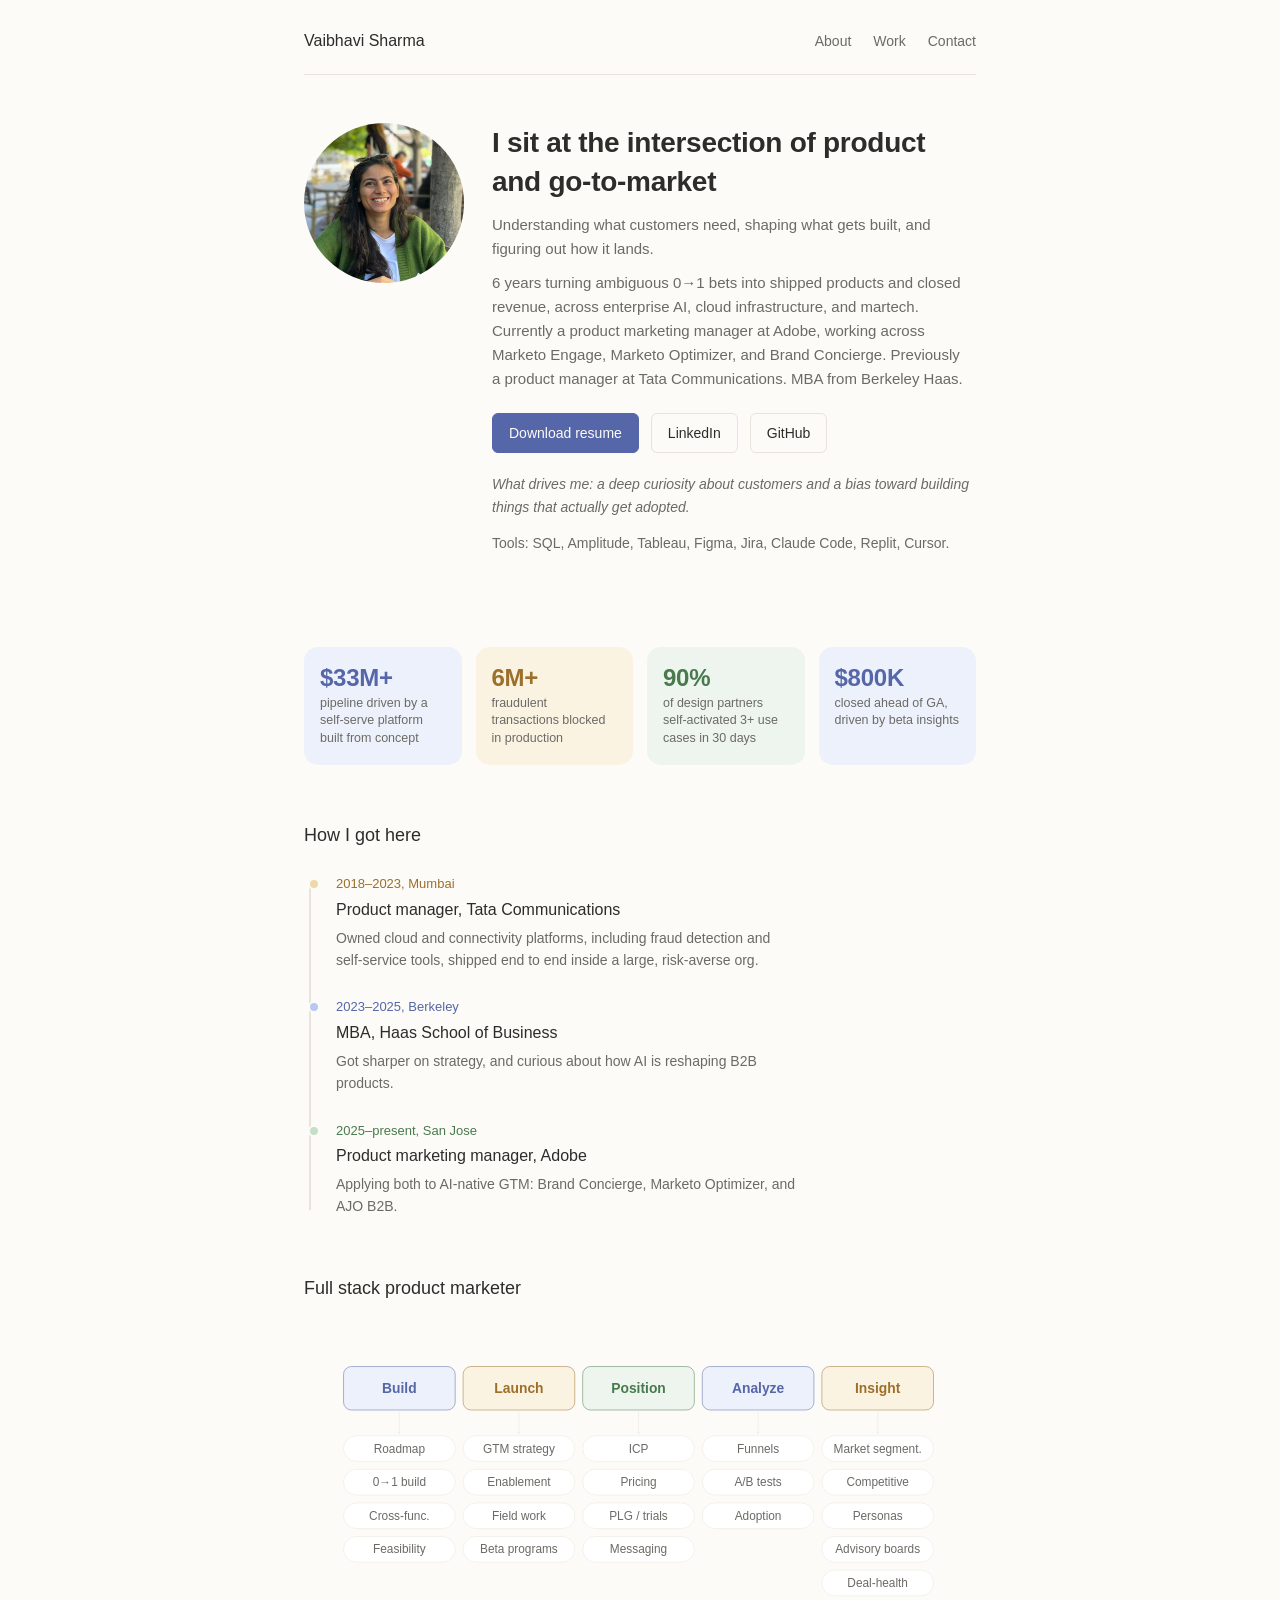
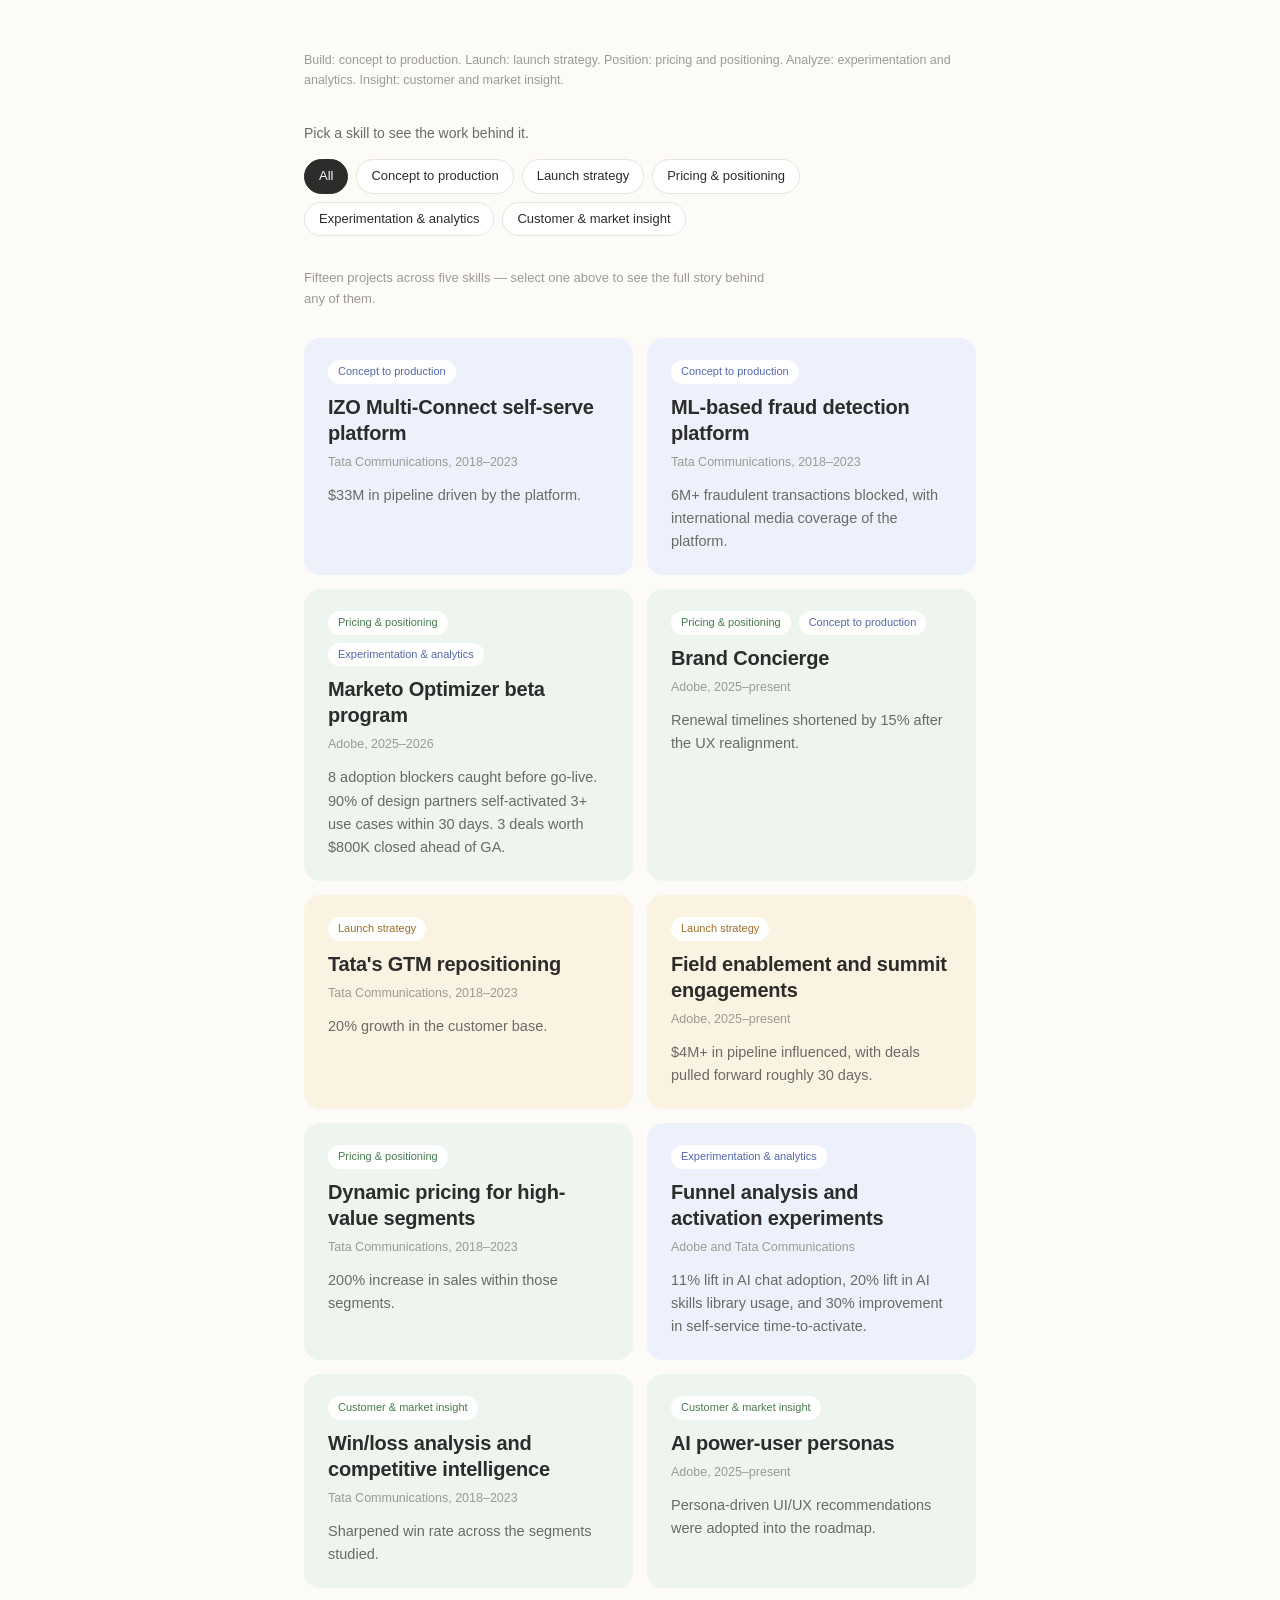
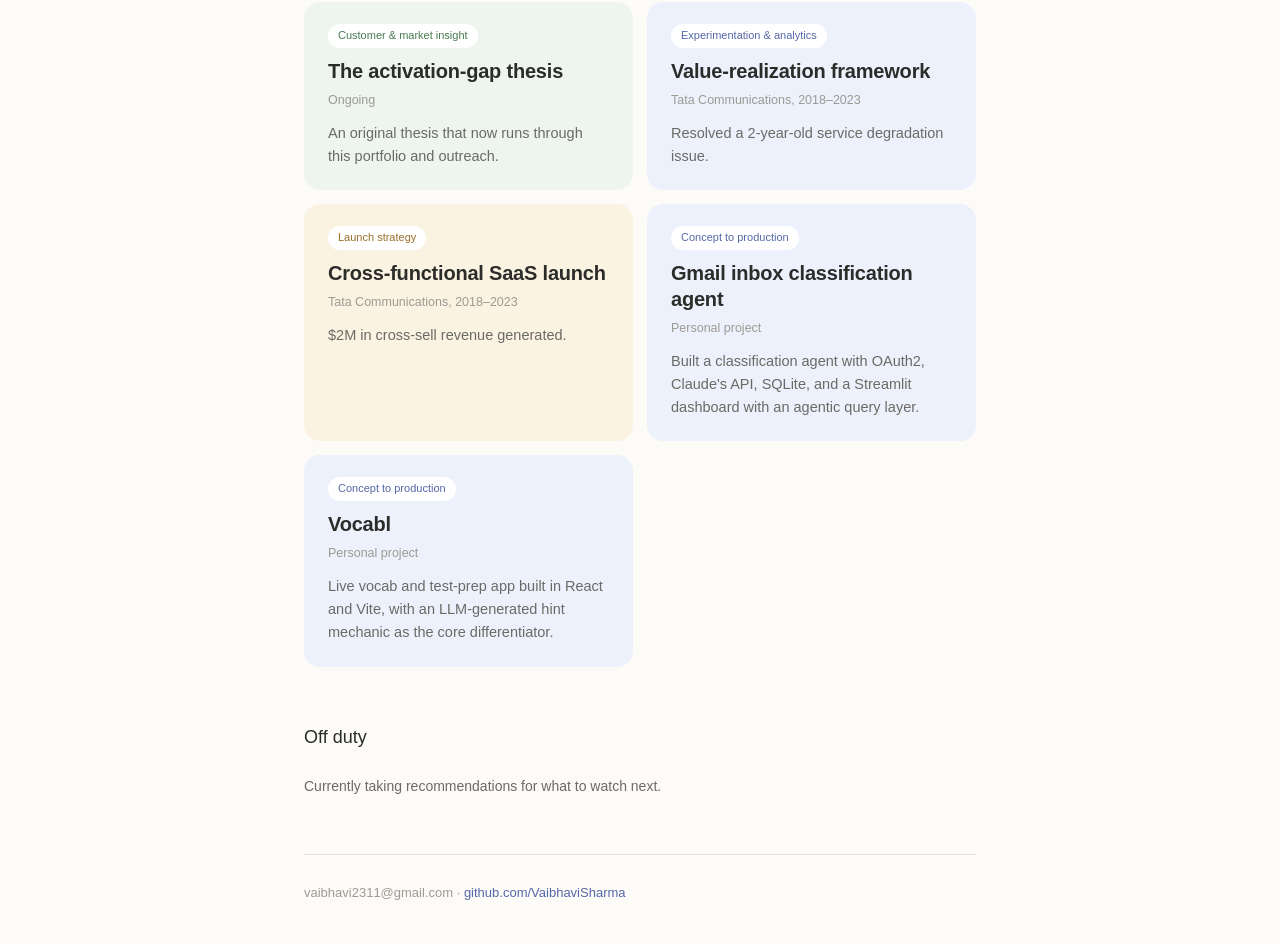
<file: index.html>
<!DOCTYPE html>
<html lang="en">
<head>
  <meta charset="UTF-8">
  <meta name="viewport" content="width=device-width, initial-scale=1.0">
  <title>Vaibhavi Sharma — Portfolio</title>
  <link rel="stylesheet" href="style.css">
</head>
<body>
<div class="wrap">

  <nav>
    <span class="name">Vaibhavi Sharma</span>
    <div class="links">
      <a href="#timeline">About</a>
      <a href="#work">Work</a>
      <a href="#contact">Contact</a>
    </div>
  </nav>

  <section class="hero">
    <div class="hero-top">
      <div class="avatar" style="width: 160px; height: 160px;">
        <img src="photo.jpg" alt="Vaibhavi Sharma" style="width:100%;height:100%;object-fit:cover;">
      </div>
      <div class="hero-text">
        <h1 style="margin: 0 0 12px;">I sit at the intersection of product and go-to-market</h1>
        <p class="sub">Understanding what customers need, shaping what gets built, and figuring out how it lands.</p>
        <p class="sub" style="margin-top: -12px;">6 years turning ambiguous 0→1 bets into shipped products and closed revenue, across enterprise AI, cloud infrastructure, and martech. Currently a product marketing manager at Adobe, working across Marketo Engage, Marketo Optimizer, and Brand Concierge. Previously a product manager at Tata Communications. MBA from Berkeley Haas.</p>
        <div class="actions">
          <a class="primary" href="resume.pdf" download="Sharma_Vaibhavi_PMM.pdf" id="resume-link">Download resume</a>
          <a href="https://www.linkedin.com/in/vaibhavi-sharma23/" target="_blank" rel="noopener">LinkedIn</a>
          <a href="https://github.com/VaibhaviSharma" target="_blank" rel="noopener">GitHub</a>
        </div>
        <p class="footer-note" style="margin-top: 20px; font-style: italic;">What drives me: a deep curiosity about customers and a bias toward building things that actually get adopted.</p>
        <p class="footer-note" style="margin-top: 10px;">Tools: SQL, Amplitude, Tableau, Figma, Jira, Claude Code, Replit, Cursor.</p>
      </div>
    </div>
  </section>

  <div class="impact-strip">
    <div class="impact-stat" style="background: var(--accent-blue-bg);">
      <p class="num" style="color: var(--accent-blue);">$33M+</p>
      <p class="label">pipeline driven by a self-serve platform built from concept</p>
    </div>
    <div class="impact-stat" style="background: var(--accent-gold-bg);">
      <p class="num" style="color: var(--accent-gold);">6M+</p>
      <p class="label">fraudulent transactions blocked in production</p>
    </div>
    <div class="impact-stat" style="background: var(--accent-green-bg);">
      <p class="num" style="color: var(--accent-green);">90%</p>
      <p class="label">of design partners self-activated 3+ use cases in 30 days</p>
    </div>
    <div class="impact-stat" style="background: var(--accent-blue-bg);">
      <p class="num" style="color: var(--accent-blue);">$800K</p>
      <p class="label">closed ahead of GA, driven by beta insights</p>
    </div>
  </div>

  <section id="timeline">
    <h2>How I got here</h2>
    <div class="timeline">
      <div class="track"></div>
      <div class="tl-item">
        <div class="dot" style="background: var(--accent-gold-light);"></div>
        <p class="period" style="color: var(--accent-gold);">2018–2023, Mumbai</p>
        <p class="role">Product manager, Tata Communications</p>
        <p class="desc">Owned cloud and connectivity platforms, including fraud detection and self-service tools, shipped end to end inside a large, risk-averse org.</p>
      </div>
      <div class="tl-item">
        <div class="dot" style="background: var(--accent-blue-light);"></div>
        <p class="period" style="color: var(--accent-blue);">2023–2025, Berkeley</p>
        <p class="role">MBA, Haas School of Business</p>
        <p class="desc">Got sharper on strategy, and curious about how AI is reshaping B2B products.</p>
      </div>
      <div class="tl-item">
        <div class="dot" style="background: var(--accent-green-light);"></div>
        <p class="period" style="color: var(--accent-green);">2025–present, San Jose</p>
        <p class="role">Product marketing manager, Adobe</p>
        <p class="desc">Applying both to AI-native GTM: Brand Concierge, Marketo Optimizer, and AJO B2B.</p>
      </div>
    </div>
  </section>

  <section id="work">
    <h2>Full stack product marketer</h2>
    <div style="margin-bottom: 2rem;">
      <svg viewBox="0 0 680 310" style="width: 100%; height: auto;" role="img" aria-label="Five skill pillars — build, launch, position, analyze, insight — each with capabilities stacked below it">
        <defs>
          <marker id="pillarArrow" viewBox="0 0 10 10" refX="8" refY="5" markerWidth="6" markerHeight="6" orient="auto-start-reverse">
            <path d="M2 1L8 5L2 9" fill="none" stroke="var(--border)" stroke-width="1.5" stroke-linecap="round" stroke-linejoin="round"/>
          </marker>
        </defs>
        <rect x="40" y="40" width="113" height="44" rx="8" fill="var(--accent-blue-bg)" stroke="var(--accent-blue)" stroke-width="0.5"/>
        <text x="96.5" y="62" text-anchor="middle" dominant-baseline="central" font-size="14" font-weight="700" fill="var(--accent-blue)">Build</text>
        <rect x="161" y="40" width="113" height="44" rx="8" fill="var(--accent-gold-bg)" stroke="var(--accent-gold)" stroke-width="0.5"/>
        <text x="217.5" y="62" text-anchor="middle" dominant-baseline="central" font-size="14" font-weight="700" fill="var(--accent-gold)">Launch</text>
        <rect x="282" y="40" width="113" height="44" rx="8" fill="var(--accent-green-bg)" stroke="var(--accent-green)" stroke-width="0.5"/>
        <text x="338.5" y="62" text-anchor="middle" dominant-baseline="central" font-size="14" font-weight="700" fill="var(--accent-green)">Position</text>
        <rect x="403" y="40" width="113" height="44" rx="8" fill="var(--accent-blue-bg)" stroke="var(--accent-blue)" stroke-width="0.5"/>
        <text x="459.5" y="62" text-anchor="middle" dominant-baseline="central" font-size="14" font-weight="700" fill="var(--accent-blue)">Analyze</text>
        <rect x="524" y="40" width="113" height="44" rx="8" fill="var(--accent-gold-bg)" stroke="var(--accent-gold)" stroke-width="0.5"/>
        <text x="580.5" y="62" text-anchor="middle" dominant-baseline="central" font-size="14" font-weight="700" fill="var(--accent-gold)">Insight</text>
        <line x1="96.5" y1="84" x2="96.5" y2="108" stroke="var(--border)" stroke-width="0.5" marker-end="url(#pillarArrow)"/>
        <line x1="217.5" y1="84" x2="217.5" y2="108" stroke="var(--border)" stroke-width="0.5" marker-end="url(#pillarArrow)"/>
        <line x1="338.5" y1="84" x2="338.5" y2="108" stroke="var(--border)" stroke-width="0.5" marker-end="url(#pillarArrow)"/>
        <line x1="459.5" y1="84" x2="459.5" y2="108" stroke="var(--border)" stroke-width="0.5" marker-end="url(#pillarArrow)"/>
        <line x1="580.5" y1="84" x2="580.5" y2="108" stroke="var(--border)" stroke-width="0.5" marker-end="url(#pillarArrow)"/>
        <rect x="40" y="110" width="113" height="26" rx="13" fill="var(--surface)" stroke="var(--border)" stroke-width="0.5"/><text x="96.5" y="123" text-anchor="middle" dominant-baseline="central" font-size="12" fill="var(--text-secondary)">Roadmap</text>
        <rect x="40" y="144" width="113" height="26" rx="13" fill="var(--surface)" stroke="var(--border)" stroke-width="0.5"/><text x="96.5" y="157" text-anchor="middle" dominant-baseline="central" font-size="12" fill="var(--text-secondary)">0→1 build</text>
        <rect x="40" y="178" width="113" height="26" rx="13" fill="var(--surface)" stroke="var(--border)" stroke-width="0.5"/><text x="96.5" y="191" text-anchor="middle" dominant-baseline="central" font-size="12" fill="var(--text-secondary)">Cross-func.</text>
        <rect x="40" y="212" width="113" height="26" rx="13" fill="var(--surface)" stroke="var(--border)" stroke-width="0.5"/><text x="96.5" y="225" text-anchor="middle" dominant-baseline="central" font-size="12" fill="var(--text-secondary)">Feasibility</text>
        <rect x="161" y="110" width="113" height="26" rx="13" fill="var(--surface)" stroke="var(--border)" stroke-width="0.5"/><text x="217.5" y="123" text-anchor="middle" dominant-baseline="central" font-size="12" fill="var(--text-secondary)">GTM strategy</text>
        <rect x="161" y="144" width="113" height="26" rx="13" fill="var(--surface)" stroke="var(--border)" stroke-width="0.5"/><text x="217.5" y="157" text-anchor="middle" dominant-baseline="central" font-size="12" fill="var(--text-secondary)">Enablement</text>
        <rect x="161" y="178" width="113" height="26" rx="13" fill="var(--surface)" stroke="var(--border)" stroke-width="0.5"/><text x="217.5" y="191" text-anchor="middle" dominant-baseline="central" font-size="12" fill="var(--text-secondary)">Field work</text>
        <rect x="161" y="212" width="113" height="26" rx="13" fill="var(--surface)" stroke="var(--border)" stroke-width="0.5"/><text x="217.5" y="225" text-anchor="middle" dominant-baseline="central" font-size="12" fill="var(--text-secondary)">Beta programs</text>
        <rect x="282" y="110" width="113" height="26" rx="13" fill="var(--surface)" stroke="var(--border)" stroke-width="0.5"/><text x="338.5" y="123" text-anchor="middle" dominant-baseline="central" font-size="12" fill="var(--text-secondary)">ICP</text>
        <rect x="282" y="144" width="113" height="26" rx="13" fill="var(--surface)" stroke="var(--border)" stroke-width="0.5"/><text x="338.5" y="157" text-anchor="middle" dominant-baseline="central" font-size="12" fill="var(--text-secondary)">Pricing</text>
        <rect x="282" y="178" width="113" height="26" rx="13" fill="var(--surface)" stroke="var(--border)" stroke-width="0.5"/><text x="338.5" y="191" text-anchor="middle" dominant-baseline="central" font-size="12" fill="var(--text-secondary)">PLG / trials</text>
        <rect x="282" y="212" width="113" height="26" rx="13" fill="var(--surface)" stroke="var(--border)" stroke-width="0.5"/><text x="338.5" y="225" text-anchor="middle" dominant-baseline="central" font-size="12" fill="var(--text-secondary)">Messaging</text>
        <rect x="403" y="110" width="113" height="26" rx="13" fill="var(--surface)" stroke="var(--border)" stroke-width="0.5"/><text x="459.5" y="123" text-anchor="middle" dominant-baseline="central" font-size="12" fill="var(--text-secondary)">Funnels</text>
        <rect x="403" y="144" width="113" height="26" rx="13" fill="var(--surface)" stroke="var(--border)" stroke-width="0.5"/><text x="459.5" y="157" text-anchor="middle" dominant-baseline="central" font-size="12" fill="var(--text-secondary)">A/B tests</text>
        <rect x="403" y="178" width="113" height="26" rx="13" fill="var(--surface)" stroke="var(--border)" stroke-width="0.5"/><text x="459.5" y="191" text-anchor="middle" dominant-baseline="central" font-size="12" fill="var(--text-secondary)">Adoption</text>
        <rect x="524" y="110" width="113" height="26" rx="13" fill="var(--surface)" stroke="var(--border)" stroke-width="0.5"/><text x="580.5" y="123" text-anchor="middle" dominant-baseline="central" font-size="12" fill="var(--text-secondary)">Market segment.</text>
        <rect x="524" y="144" width="113" height="26" rx="13" fill="var(--surface)" stroke="var(--border)" stroke-width="0.5"/><text x="580.5" y="157" text-anchor="middle" dominant-baseline="central" font-size="12" fill="var(--text-secondary)">Competitive</text>
        <rect x="524" y="178" width="113" height="26" rx="13" fill="var(--surface)" stroke="var(--border)" stroke-width="0.5"/><text x="580.5" y="191" text-anchor="middle" dominant-baseline="central" font-size="12" fill="var(--text-secondary)">Personas</text>
        <rect x="524" y="212" width="113" height="26" rx="13" fill="var(--surface)" stroke="var(--border)" stroke-width="0.5"/><text x="580.5" y="225" text-anchor="middle" dominant-baseline="central" font-size="12" fill="var(--text-secondary)">Advisory boards</text>
        <rect x="524" y="246" width="113" height="26" rx="13" fill="var(--surface)" stroke="var(--border)" stroke-width="0.5"/><text x="580.5" y="259" text-anchor="middle" dominant-baseline="central" font-size="12" fill="var(--text-secondary)">Deal-health</text>
      </svg>
      <p style="font-size: 12.5px; color: var(--text-muted); margin: 10px 0 0;">Build: concept to production. Launch: launch strategy. Position: pricing and positioning. Analyze: experimentation and analytics. Insight: customer and market insight.</p>
    </div>
    <p style="font-size: 14px; color: var(--text-secondary); margin: 0 0 14px;">Pick a skill to see the work behind it.</p>
    <div class="filters" id="filters">
      <span class="filter-pill active" data-skill="all">All</span>
      <span class="filter-pill" data-skill="building">Concept to production</span>
      <span class="filter-pill" data-skill="gtm">Launch strategy</span>
      <span class="filter-pill" data-skill="pricing">Pricing &amp; positioning</span>
      <span class="filter-pill" data-skill="data">Experimentation &amp; analytics</span>
      <span class="filter-pill" data-skill="insight">Customer &amp; market insight</span>
    </div>
    <p class="intro-note" id="intro-note"></p>
    <div class="work-grid" id="work-list"></div>
  </section>

  <section>
    <h2>Off duty</h2>
    <!-- TODO: add your own content here -->
    <p class="footer-note">Currently taking recommendations for what to watch next.</p>
  </section>

  <footer id="contact">
    <p style="margin: 0;">vaibhavi2311@gmail.com · <a href="https://github.com/VaibhaviSharma" target="_blank" rel="noopener">github.com/VaibhaviSharma</a></p>
  </footer>

</div>
<script src="main.js"></script>
</body>
</html>
</file>
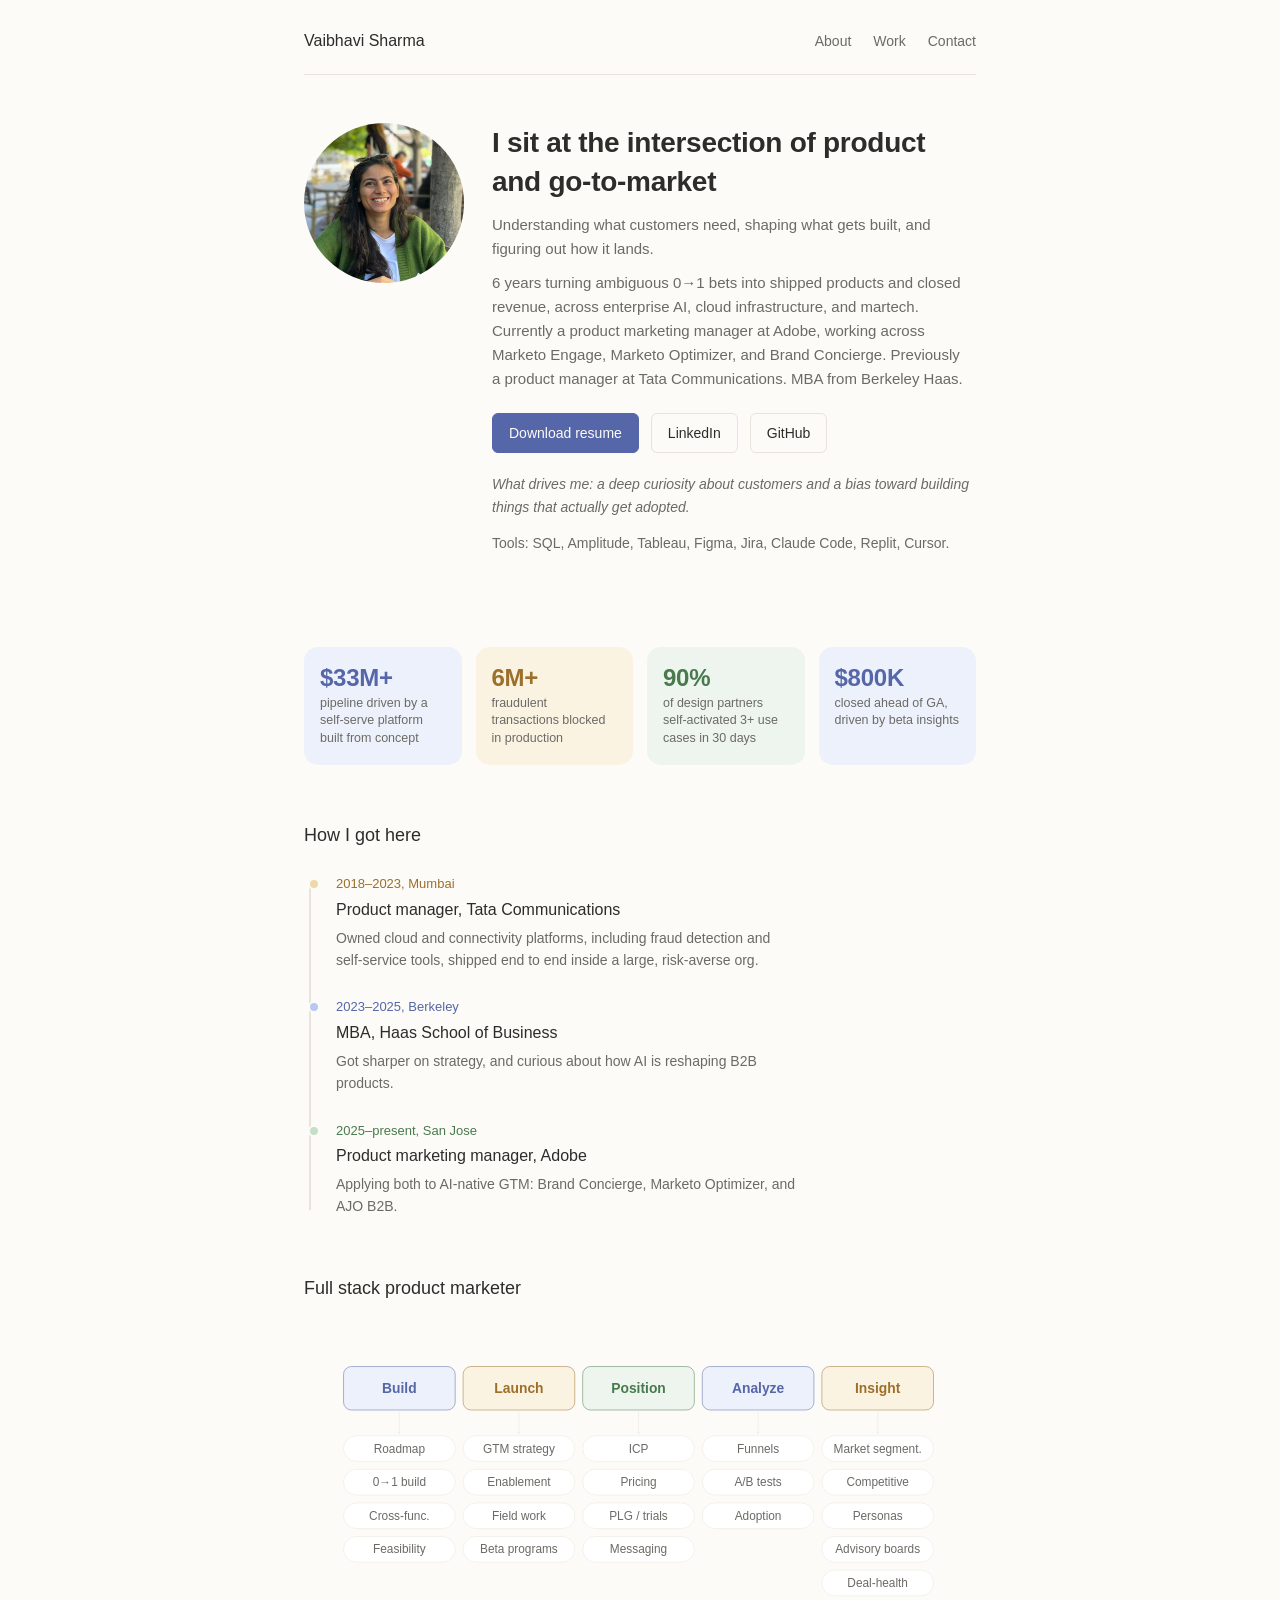
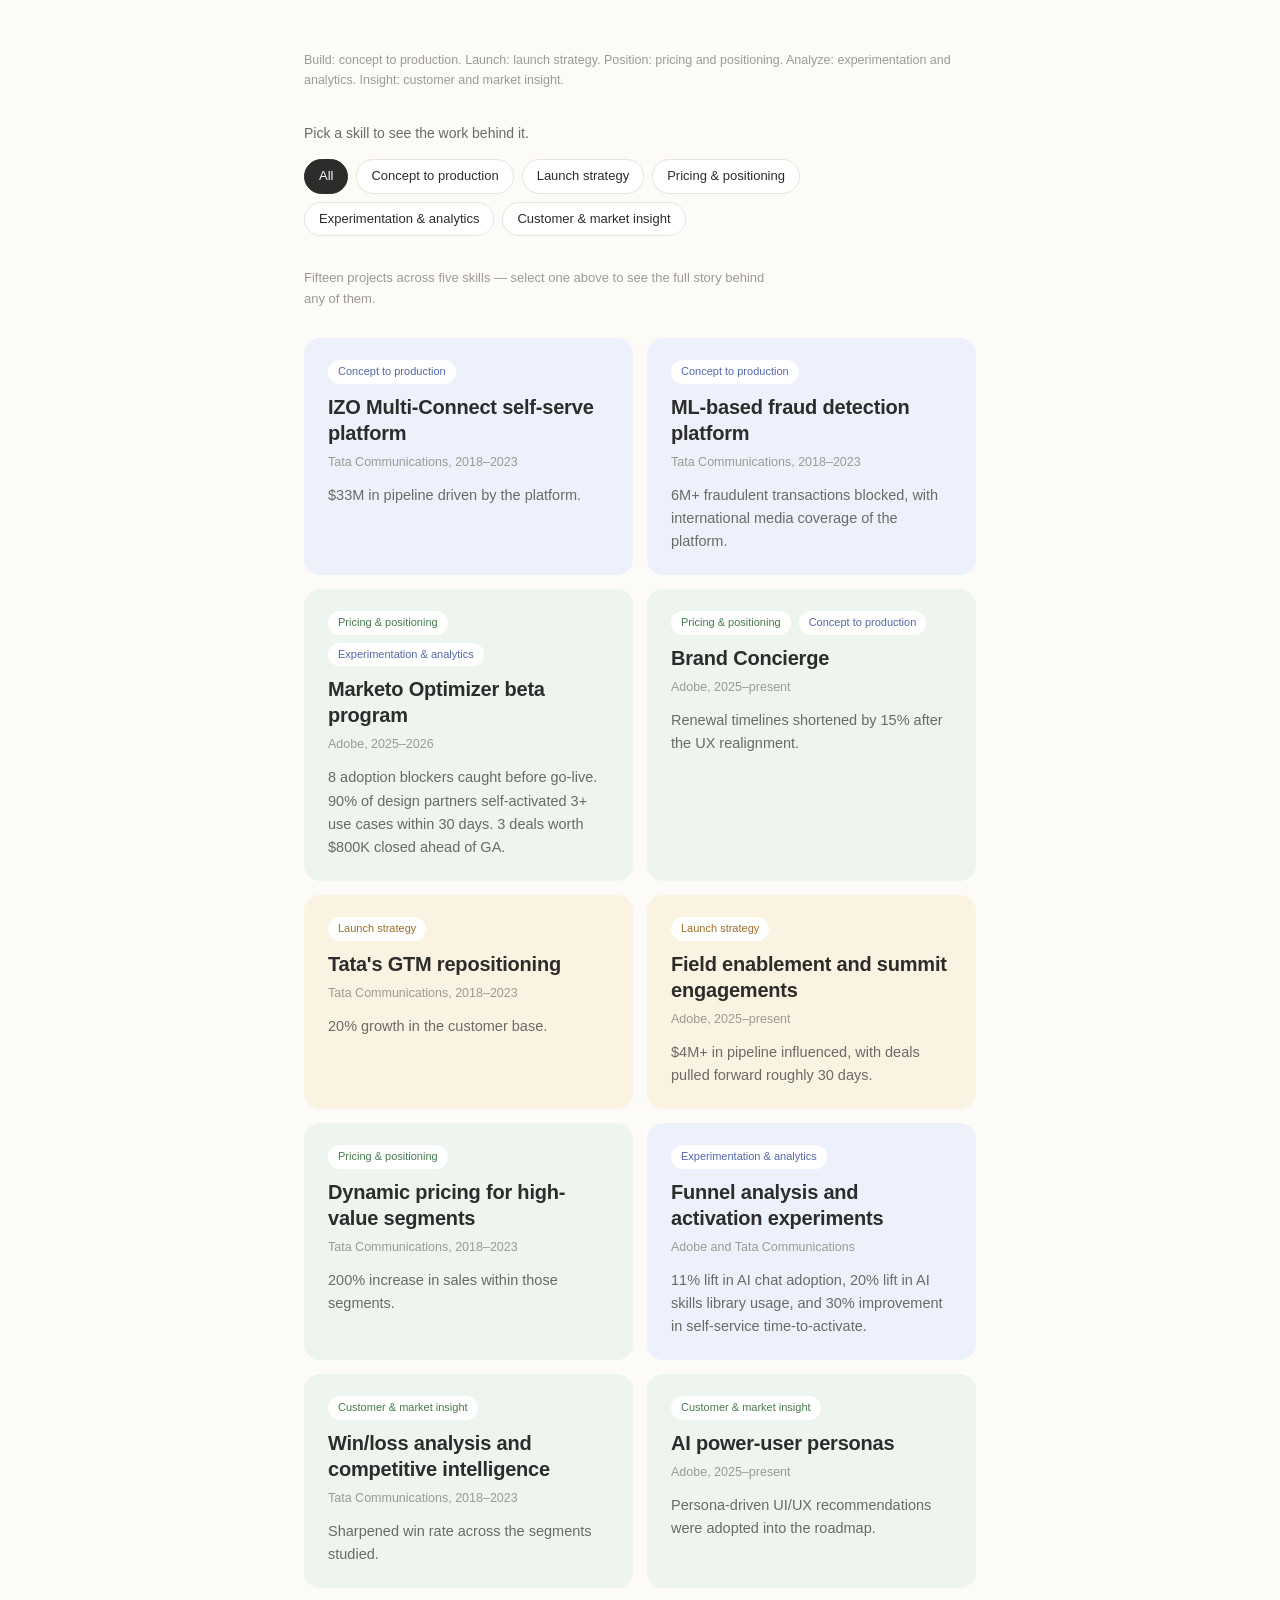
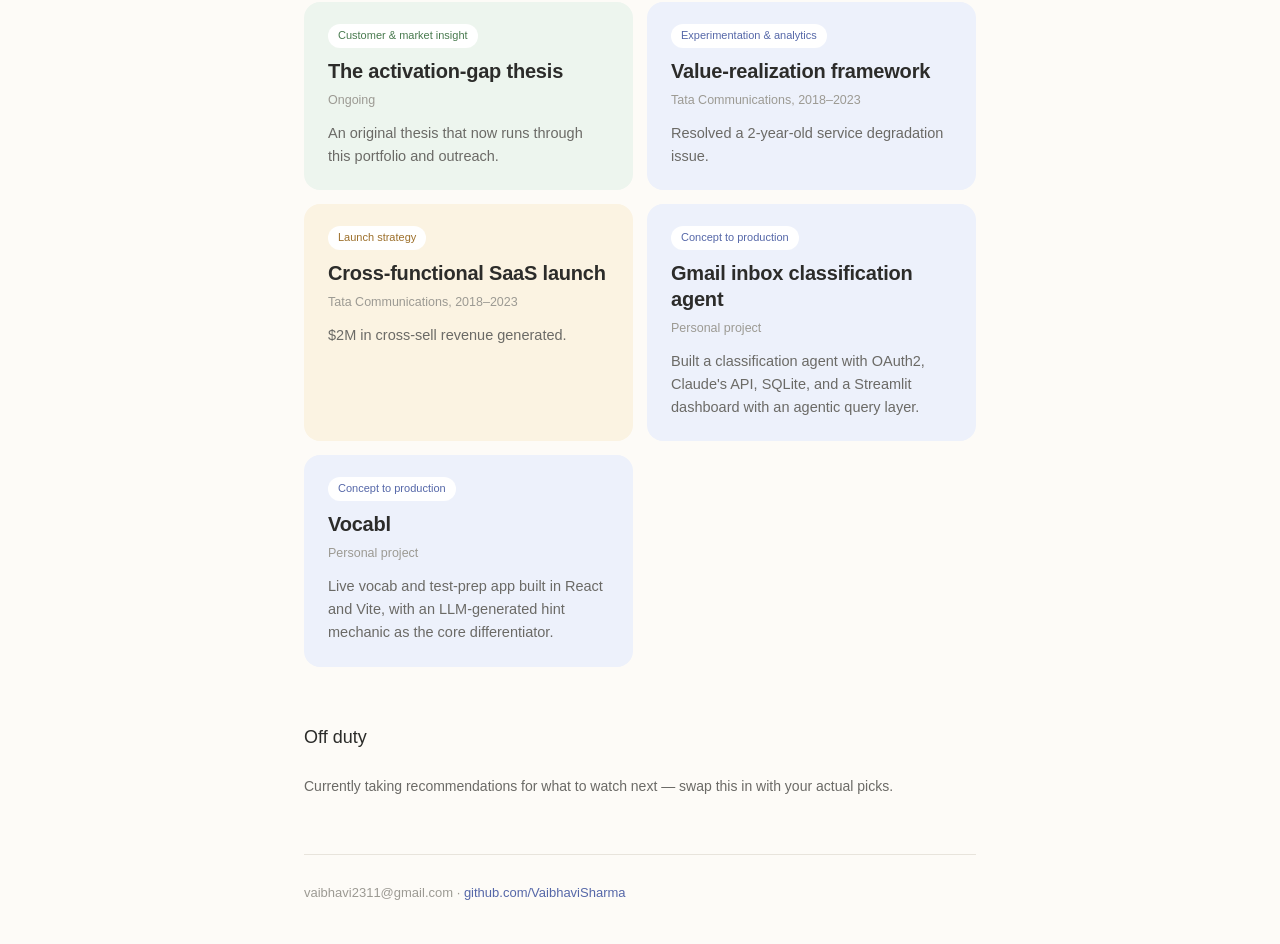
<file: portfolio.html>
<!DOCTYPE html>
<html lang="en">
<head>
<meta charset="UTF-8">
<meta name="viewport" content="width=device-width, initial-scale=1.0">
<title>Vaibhavi Sharma — Portfolio</title>
<style>
  :root {
    --bg: #FDFBF7;
    --surface: #FFFFFF;
    --text: #2C2C2A;
    --text-secondary: #6B6A66;
    --text-muted: #9C9A93;
    --border: #E8E4DC;
    --border-light: #F0EDE6;
    --accent-blue: #5567A8;
    --accent-blue-light: #B8C9F0;
    --accent-blue-bg: #EDF1FB;
    --accent-gold: #9C6F2A;
    --accent-gold-light: #F0D9A8;
    --accent-gold-bg: #FBF3E2;
    --accent-green: #487A4E;
    --accent-green-light: #C5E0C8;
    --accent-green-bg: #EDF5EE;
    --pill-bg: #FFFFFF;
    --font: Calibri, Candara, 'Segoe UI', Optima, sans-serif;
  }

  @media (prefers-color-scheme: dark) {
    :root:not([data-theme="light"]) {
      --bg: #1C1B18;
      --surface: #242320;
      --text: #F0EDE6;
      --text-secondary: #B8B6AE;
      --text-muted: #8C8A82;
      --border: #3A3833;
      --border-light: #2E2C28;
      --accent-blue: #B8C9F0;
      --accent-blue-light: #33406B;
      --accent-blue-bg: #262D45;
      --accent-gold: #F0D9A8;
      --accent-gold-light: #4A3B1E;
      --accent-gold-bg: #332A16;
      --accent-green: #C5E0C8;
      --accent-green-light: #2F4A33;
      --accent-green-bg: #223324;
      --pill-bg: #242320;
    }
  }
  :root[data-theme="dark"] {
    --bg: #1C1B18;
    --surface: #242320;
    --text: #F0EDE6;
    --text-secondary: #B8B6AE;
    --text-muted: #8C8A82;
    --border: #3A3833;
    --border-light: #2E2C28;
    --accent-blue: #B8C9F0;
    --accent-blue-light: #33406B;
    --accent-blue-bg: #262D45;
    --accent-gold: #F0D9A8;
    --accent-gold-light: #4A3B1E;
    --accent-gold-bg: #332A16;
    --accent-green: #C5E0C8;
    --accent-green-light: #2F4A33;
    --accent-green-bg: #223324;
    --pill-bg: #242320;
  }

  * { box-sizing: border-box; }

  html { scroll-behavior: smooth; }

  body {
    margin: 0;
    background: var(--bg);
    color: var(--text);
    font-family: var(--font);
    line-height: 1.6;
  }

  .wrap {
    max-width: 720px;
    margin: 0 auto;
    padding: 0 1.5rem;
  }

  a { color: var(--accent-blue); text-decoration: none; }
  a:hover { text-decoration: underline; }

  button:focus-visible, a:focus-visible, [tabindex]:focus-visible {
    outline: 2px solid var(--accent-blue);
    outline-offset: 2px;
  }

  nav {
    display: flex;
    justify-content: space-between;
    align-items: center;
    padding: 1.75rem 0 1.25rem;
    border-bottom: 1px solid var(--border);
    margin-bottom: 3rem;
    flex-wrap: wrap;
    gap: 0.75rem;
  }
  nav .name { font-size: 16px; font-weight: 500; }
  nav .links { display: flex; gap: 22px; font-size: 14px; }
  nav .links a { color: var(--text-secondary); }

  .hero {
    display: flex;
    gap: 28px;
    align-items: flex-start;
    margin-bottom: 3.5rem;
  }
  .hero-photo {
    width: 170px;
    height: 170px;
    border-radius: 50%;
    overflow: hidden;
    flex-shrink: 0;
  }
  .hero-content { flex: 1; min-width: 0; }
  @media (max-width: 560px) {
    .hero { flex-direction: column; }
    .hero-photo { width: 120px; height: 120px; }
  }
  .hero h1 {
    font-size: 28px;
    font-weight: 700;
    letter-spacing: -0.01em;
    line-height: 1.4;
    margin: 0 0 12px;
    max-width: 520px;
  }
  .hero p.sub {
    font-size: 15px;
    color: var(--text-secondary);
    margin: 0 0 22px;
    max-width: 480px;
  }
  .hero .actions { display: flex; gap: 12px; flex-wrap: wrap; }
  .hero .actions a {
    font-size: 14px;
    color: var(--text);
    border: 1px solid var(--border);
    border-radius: 6px;
    padding: 8px 16px;
  }
  .hero .actions a.primary {
    background: var(--accent-blue);
    color: var(--bg);
    border-color: var(--accent-blue);
  }
  .hero .actions a.primary:hover { text-decoration: none; opacity: 0.9; }
  .hero .actions a:not(.primary):hover { text-decoration: none; border-color: var(--text-muted); }

  .avatar {
    width: 92px; height: 92px; border-radius: 50%;
    display: flex; align-items: center; justify-content: center;
    font-size: 16px; font-weight: 500;
    background: var(--accent-blue-bg); color: var(--accent-blue);
    flex-shrink: 0;
    overflow: hidden;
  }
  .hero-top { display: flex; align-items: flex-start; gap: 28px; margin-bottom: 22px; }
  .hero-text { flex: 1; min-width: 0; }
  @media (max-width: 600px) {
    .hero-top { flex-direction: column; }
    .avatar { width: 110px !important; height: 110px !important; }
  }
  .monogram {
    width: 22px; height: 22px; border-radius: 50%;
    display: flex; align-items: center; justify-content: center;
    font-size: 11px; font-weight: 500; flex-shrink: 0;
  }
  .tl-item .monogram { position: absolute; left: -5px; top: -5px; }

  .impact-strip {
    display: grid;
    grid-template-columns: repeat(4, 1fr);
    gap: 14px;
    margin-bottom: 3.5rem;
  }
  .impact-stat { padding: 18px 16px; border-radius: 14px; }
  .impact-stat .num { font-size: 24px; font-weight: 700; letter-spacing: -0.01em; margin: 0 0 4px; line-height: 1.1; }
  .impact-stat .label { font-size: 12.5px; color: var(--text-secondary); margin: 0; line-height: 1.4; }
  @media (max-width: 640px) {
    .impact-strip { grid-template-columns: repeat(2, 1fr); }
  }

  section { margin-bottom: 3.5rem; }
  section h2 {
    font-size: 18px;
    font-weight: 500;
    margin: 0 0 1.5rem;
  }

  /* Timeline */
  .timeline { position: relative; padding-left: 4px; }
  .timeline .track {
    position: absolute; left: 5px; top: 8px; bottom: 8px;
    width: 2px; background: var(--border);
  }
  .tl-item { position: relative; padding-left: 28px; margin-bottom: 26px; }
  .tl-item:last-child { margin-bottom: 0; }
  .tl-item .dot {
    position: absolute; left: 0; top: 4px;
    width: 12px; height: 12px; border-radius: 50%;
    border: 2px solid var(--bg);
  }
  .tl-item .period { font-size: 13px; font-weight: 500; margin: 0 0 2px; }
  .tl-item .role { font-size: 16px; font-weight: 500; margin: 0 0 4px; }
  .tl-item .desc { font-size: 14px; color: var(--text-secondary); margin: 0; max-width: 460px; }

  /* Skill filter */
  .filters { display: flex; flex-wrap: wrap; gap: 8px; margin-bottom: 2rem; }
  .filter-pill {
    cursor: pointer;
    font-size: 13px;
    padding: 6px 14px;
    border-radius: 20px;
    background: var(--pill-bg);
    border: 1px solid var(--border);
    color: var(--text);
  }
  .filter-pill.active { background: var(--text); color: var(--bg); border-color: var(--text); }

  .intro-note { font-size: 13px; color: var(--text-muted); margin: 0 0 1.75rem; max-width: 480px; }

  /* Work items — grid gallery */
  .work-grid { display: grid; grid-template-columns: repeat(2, 1fr); gap: 14px; }
  .work-grid.expanded-mode { grid-template-columns: 1fr; }
  @media (max-width: 640px) {
    .work-grid { grid-template-columns: 1fr; }
  }

  .work-tile {
    border-radius: 16px;
    padding: 22px 24px;
    cursor: pointer;
  }
  .work-grid.expanded-mode .work-tile { cursor: default; }

  .work-title-row { display: flex; align-items: center; gap: 8px; flex-wrap: wrap; margin-bottom: 10px; }
  .work-title { font-size: 20px; font-weight: 700; letter-spacing: -0.01em; margin: 0 0 6px; line-height: 1.3; }
  .work-tag { font-size: 11px; padding: 3px 10px; border-radius: 20px; background: var(--surface); }
  .work-period { font-size: 12.5px; color: var(--text-muted); margin: 0 0 12px; }
  .work-short { font-size: 14.5px; color: var(--text-secondary); margin: 0; max-width: 480px; }

  .stage-row { display: flex; align-items: center; gap: 6px; margin-bottom: 14px; flex-wrap: wrap; }
  .stage-badge { font-size: 12px; padding: 3px 11px; border-radius: 20px; background: var(--surface); color: var(--text-secondary); }
  .stage-badge.final { font-weight: 700; }
  .stage-line { flex: 1; min-width: 20px; height: 1px; background: var(--border); }

  .detail-para { font-size: 14.5px; color: var(--text); line-height: 1.7; margin: 0 0 10px; padding-left: 14px; border-left: 2px solid var(--border); max-width: 520px; }
  .detail-para:last-child { margin-bottom: 0; }

  /* Off duty + footer */
  .footer-note { font-size: 14px; color: var(--text-secondary); line-height: 1.6; }
  footer {
    border-top: 1px solid var(--border);
    padding: 1.75rem 0 2.5rem;
    font-size: 13px;
    color: var(--text-muted);
  }

  @media (max-width: 480px) {
    .hero h1 { font-size: 22px; }
    nav .links { gap: 14px; font-size: 13px; }
  }
</style>
</head>
<body>
<div class="wrap">

  <nav>
    <span class="name">Vaibhavi Sharma</span>
    <div class="links">
      <a href="#timeline">About</a>
      <a href="#work">Work</a>
      <a href="#contact">Contact</a>
    </div>
  </nav>

  <section class="hero">
    <div class="hero-top">
      <div class="avatar" style="width: 160px; height: 160px;"><img src="[data-uri]" alt="Vaibhavi Sharma" style="width:100%;height:100%;object-fit:cover;"></div>
    <div class="hero-text">
      <h1 style="margin: 0 0 12px;">I sit at the intersection of product and go-to-market</h1>
      <p class="sub">Understanding what customers need, shaping what gets built, and figuring out how it lands.</p>
      <p class="sub" style="margin-top: -12px;">6 years turning ambiguous 0→1 bets into shipped products and closed revenue, across enterprise AI, cloud infrastructure, and martech. Currently a product marketing manager at Adobe, working across Marketo Engage, Marketo Optimizer, and Brand Concierge. Previously a product manager at Tata Communications. MBA from Berkeley Haas.</p>
      <div class="actions">
        <a class="primary" href="#" id="resume-link">Download resume</a>
        <a href="#" id="linkedin-link">LinkedIn</a>
        <a href="https://github.com/VaibhaviSharma" target="_blank" rel="noopener">GitHub</a>
      </div>
      <p class="footer-note" style="margin-top: 20px; font-style: italic;">What drives me: a deep curiosity about customers and a bias toward building things that actually get adopted.</p>
      <p class="footer-note" style="margin-top: 10px;">Tools: SQL, Amplitude, Tableau, Figma, Jira, Claude Code, Replit, Cursor.</p>
    </div>
    </div>
  </section>

  <div class="impact-strip">
    <div class="impact-stat" style="background: var(--accent-blue-bg);">
      <p class="num" style="color: var(--accent-blue);">$33M+</p>
      <p class="label">pipeline driven by a self-serve platform built from concept</p>
    </div>
    <div class="impact-stat" style="background: var(--accent-gold-bg);">
      <p class="num" style="color: var(--accent-gold);">6M+</p>
      <p class="label">fraudulent transactions blocked in production</p>
    </div>
    <div class="impact-stat" style="background: var(--accent-green-bg);">
      <p class="num" style="color: var(--accent-green);">90%</p>
      <p class="label">of design partners self-activated 3+ use cases in 30 days</p>
    </div>
    <div class="impact-stat" style="background: var(--accent-blue-bg);">
      <p class="num" style="color: var(--accent-blue);">$800K</p>
      <p class="label">closed ahead of GA, driven by beta insights</p>
    </div>
  </div>

  <section id="timeline">
    <h2>How I got here</h2>
    <div class="timeline">
      <div class="track"></div>
      <div class="tl-item">
        <div class="dot" style="background: var(--accent-gold-light);"></div>
        <p class="period" style="color: var(--accent-gold);">2018–2023, Mumbai</p>
        <p class="role">Product manager, Tata Communications</p>
        <p class="desc">Owned cloud and connectivity platforms, including fraud detection and self-service tools, shipped end to end inside a large, risk-averse org.</p>
      </div>
      <div class="tl-item">
        <div class="dot" style="background: var(--accent-blue-light);"></div>
        <p class="period" style="color: var(--accent-blue);">2023–2025, Berkeley</p>
        <p class="role">MBA, Haas School of Business</p>
        <p class="desc">Got sharper on strategy, and curious about how AI is reshaping B2B products.</p>
      </div>
      <div class="tl-item">
        <div class="dot" style="background: var(--accent-green-light);"></div>
        <p class="period" style="color: var(--accent-green);">2025–present, San Jose</p>
        <p class="role">Product marketing manager, Adobe</p>
        <p class="desc">Applying both to AI-native GTM: Brand Concierge, Marketo Optimizer, and AJO B2B.</p>
      </div>
    </div>
  </section>

  <section id="work">
    <h2>Full stack product marketer</h2>
    <div style="margin-bottom: 2rem;">
      <svg viewBox="0 0 680 310" style="width: 100%; height: auto;" role="img" aria-label="Five skill pillars — build, launch, position, analyze, insight — each with capabilities stacked below it">
        <defs>
          <marker id="pillarArrow" viewBox="0 0 10 10" refX="8" refY="5" markerWidth="6" markerHeight="6" orient="auto-start-reverse">
            <path d="M2 1L8 5L2 9" fill="none" stroke="var(--border)" stroke-width="1.5" stroke-linecap="round" stroke-linejoin="round"/>
          </marker>
        </defs>

        <rect x="40" y="40" width="113" height="44" rx="8" fill="var(--accent-blue-bg)" stroke="var(--accent-blue)" stroke-width="0.5"/>
        <text x="96.5" y="62" text-anchor="middle" dominant-baseline="central" font-size="14" font-weight="700" fill="var(--accent-blue)">Build</text>
        <rect x="161" y="40" width="113" height="44" rx="8" fill="var(--accent-gold-bg)" stroke="var(--accent-gold)" stroke-width="0.5"/>
        <text x="217.5" y="62" text-anchor="middle" dominant-baseline="central" font-size="14" font-weight="700" fill="var(--accent-gold)">Launch</text>
        <rect x="282" y="40" width="113" height="44" rx="8" fill="var(--accent-green-bg)" stroke="var(--accent-green)" stroke-width="0.5"/>
        <text x="338.5" y="62" text-anchor="middle" dominant-baseline="central" font-size="14" font-weight="700" fill="var(--accent-green)">Position</text>
        <rect x="403" y="40" width="113" height="44" rx="8" fill="var(--accent-blue-bg)" stroke="var(--accent-blue)" stroke-width="0.5"/>
        <text x="459.5" y="62" text-anchor="middle" dominant-baseline="central" font-size="14" font-weight="700" fill="var(--accent-blue)">Analyze</text>
        <rect x="524" y="40" width="113" height="44" rx="8" fill="var(--accent-gold-bg)" stroke="var(--accent-gold)" stroke-width="0.5"/>
        <text x="580.5" y="62" text-anchor="middle" dominant-baseline="central" font-size="14" font-weight="700" fill="var(--accent-gold)">Insight</text>

        <line x1="96.5" y1="84" x2="96.5" y2="108" stroke="var(--border)" stroke-width="0.5" marker-end="url(#pillarArrow)"/>
        <line x1="217.5" y1="84" x2="217.5" y2="108" stroke="var(--border)" stroke-width="0.5" marker-end="url(#pillarArrow)"/>
        <line x1="338.5" y1="84" x2="338.5" y2="108" stroke="var(--border)" stroke-width="0.5" marker-end="url(#pillarArrow)"/>
        <line x1="459.5" y1="84" x2="459.5" y2="108" stroke="var(--border)" stroke-width="0.5" marker-end="url(#pillarArrow)"/>
        <line x1="580.5" y1="84" x2="580.5" y2="108" stroke="var(--border)" stroke-width="0.5" marker-end="url(#pillarArrow)"/>

        <rect x="40" y="110" width="113" height="26" rx="13" fill="var(--surface)" stroke="var(--border)" stroke-width="0.5"/><text x="96.5" y="123" text-anchor="middle" dominant-baseline="central" font-size="12" fill="var(--text-secondary)">Roadmap</text>
        <rect x="40" y="144" width="113" height="26" rx="13" fill="var(--surface)" stroke="var(--border)" stroke-width="0.5"/><text x="96.5" y="157" text-anchor="middle" dominant-baseline="central" font-size="12" fill="var(--text-secondary)">0→1 build</text>
        <rect x="40" y="178" width="113" height="26" rx="13" fill="var(--surface)" stroke="var(--border)" stroke-width="0.5"/><text x="96.5" y="191" text-anchor="middle" dominant-baseline="central" font-size="12" fill="var(--text-secondary)">Cross-func.</text>
        <rect x="40" y="212" width="113" height="26" rx="13" fill="var(--surface)" stroke="var(--border)" stroke-width="0.5"/><text x="96.5" y="225" text-anchor="middle" dominant-baseline="central" font-size="12" fill="var(--text-secondary)">Feasibility</text>

        <rect x="161" y="110" width="113" height="26" rx="13" fill="var(--surface)" stroke="var(--border)" stroke-width="0.5"/><text x="217.5" y="123" text-anchor="middle" dominant-baseline="central" font-size="12" fill="var(--text-secondary)">GTM strategy</text>
        <rect x="161" y="144" width="113" height="26" rx="13" fill="var(--surface)" stroke="var(--border)" stroke-width="0.5"/><text x="217.5" y="157" text-anchor="middle" dominant-baseline="central" font-size="12" fill="var(--text-secondary)">Enablement</text>
        <rect x="161" y="178" width="113" height="26" rx="13" fill="var(--surface)" stroke="var(--border)" stroke-width="0.5"/><text x="217.5" y="191" text-anchor="middle" dominant-baseline="central" font-size="12" fill="var(--text-secondary)">Field work</text>
        <rect x="161" y="212" width="113" height="26" rx="13" fill="var(--surface)" stroke="var(--border)" stroke-width="0.5"/><text x="217.5" y="225" text-anchor="middle" dominant-baseline="central" font-size="12" fill="var(--text-secondary)">Beta programs</text>

        <rect x="282" y="110" width="113" height="26" rx="13" fill="var(--surface)" stroke="var(--border)" stroke-width="0.5"/><text x="338.5" y="123" text-anchor="middle" dominant-baseline="central" font-size="12" fill="var(--text-secondary)">ICP</text>
        <rect x="282" y="144" width="113" height="26" rx="13" fill="var(--surface)" stroke="var(--border)" stroke-width="0.5"/><text x="338.5" y="157" text-anchor="middle" dominant-baseline="central" font-size="12" fill="var(--text-secondary)">Pricing</text>
        <rect x="282" y="178" width="113" height="26" rx="13" fill="var(--surface)" stroke="var(--border)" stroke-width="0.5"/><text x="338.5" y="191" text-anchor="middle" dominant-baseline="central" font-size="12" fill="var(--text-secondary)">PLG / trials</text>
        <rect x="282" y="212" width="113" height="26" rx="13" fill="var(--surface)" stroke="var(--border)" stroke-width="0.5"/><text x="338.5" y="225" text-anchor="middle" dominant-baseline="central" font-size="12" fill="var(--text-secondary)">Messaging</text>

        <rect x="403" y="110" width="113" height="26" rx="13" fill="var(--surface)" stroke="var(--border)" stroke-width="0.5"/><text x="459.5" y="123" text-anchor="middle" dominant-baseline="central" font-size="12" fill="var(--text-secondary)">Funnels</text>
        <rect x="403" y="144" width="113" height="26" rx="13" fill="var(--surface)" stroke="var(--border)" stroke-width="0.5"/><text x="459.5" y="157" text-anchor="middle" dominant-baseline="central" font-size="12" fill="var(--text-secondary)">A/B tests</text>
        <rect x="403" y="178" width="113" height="26" rx="13" fill="var(--surface)" stroke="var(--border)" stroke-width="0.5"/><text x="459.5" y="191" text-anchor="middle" dominant-baseline="central" font-size="12" fill="var(--text-secondary)">Adoption</text>

        <rect x="524" y="110" width="113" height="26" rx="13" fill="var(--surface)" stroke="var(--border)" stroke-width="0.5"/><text x="580.5" y="123" text-anchor="middle" dominant-baseline="central" font-size="12" fill="var(--text-secondary)">Market segment.</text>
        <rect x="524" y="144" width="113" height="26" rx="13" fill="var(--surface)" stroke="var(--border)" stroke-width="0.5"/><text x="580.5" y="157" text-anchor="middle" dominant-baseline="central" font-size="12" fill="var(--text-secondary)">Competitive</text>
        <rect x="524" y="178" width="113" height="26" rx="13" fill="var(--surface)" stroke="var(--border)" stroke-width="0.5"/><text x="580.5" y="191" text-anchor="middle" dominant-baseline="central" font-size="12" fill="var(--text-secondary)">Personas</text>
        <rect x="524" y="212" width="113" height="26" rx="13" fill="var(--surface)" stroke="var(--border)" stroke-width="0.5"/><text x="580.5" y="225" text-anchor="middle" dominant-baseline="central" font-size="12" fill="var(--text-secondary)">Advisory boards</text>
        <rect x="524" y="246" width="113" height="26" rx="13" fill="var(--surface)" stroke="var(--border)" stroke-width="0.5"/><text x="580.5" y="259" text-anchor="middle" dominant-baseline="central" font-size="12" fill="var(--text-secondary)">Deal-health</text>
      </svg>
      <p style="font-size: 12.5px; color: var(--text-muted); margin: 10px 0 0;">Build: concept to production. Launch: launch strategy. Position: pricing and positioning. Analyze: experimentation and analytics. Insight: customer and market insight.</p>
    </div>
    <p style="font-size: 14px; color: var(--text-secondary); margin: 0 0 14px;">Pick a skill to see the work behind it.</p>
    <div class="filters" id="filters">
      <span class="filter-pill active" data-skill="all">All</span>
      <span class="filter-pill" data-skill="building">Concept to production</span>
      <span class="filter-pill" data-skill="gtm">Launch strategy</span>
      <span class="filter-pill" data-skill="pricing">Pricing & positioning</span>
      <span class="filter-pill" data-skill="data">Experimentation & analytics</span>
      <span class="filter-pill" data-skill="insight">Customer & market insight</span>
    </div>
    <p class="intro-note" id="intro-note">Each project below moves from problem, to approach, to result — read top to bottom.</p>
    <div class="work-grid" id="work-list"></div>
  </section>

  <section>
    <h2>Off duty</h2>
    <p class="footer-note">Currently taking recommendations for what to watch next — swap this in with your actual picks.</p>
  </section>

  <footer id="contact">
    <p style="margin: 0;">vaibhavi2311@gmail.com · <a href="https://github.com/VaibhaviSharma" target="_blank" rel="noopener">github.com/VaibhaviSharma</a></p>
  </footer>

</div>

<script>
const TAG_META = {
  building: { label: 'Concept to production', color: 'blue' },
  gtm: { label: 'Launch strategy', color: 'gold' },
  pricing: { label: 'Pricing & positioning', color: 'green' },
  data: { label: 'Experimentation & analytics', color: 'blue' },
  insight: { label: 'Customer & market insight', color: 'green' }
};

const ITEMS = [
  {
    id: 'tata-portal', title: 'IZO Multi-Connect self-serve platform', tags: ['building'],
    period: 'Tata Communications, 2018–2023', hasDetail: true,
    stage: ['Concept', 'Design', 'Launch: $33M pipeline'],
    problem: 'B2B customers needed a way to manage multiple cloud connections in real time, without relying on a sales rep for every change.',
    approach: 'Built IZO Multi-Connect, a self-serve platform for managing multiple cloud connections in real time, grounded in a deep understanding of what B2B customers actually needed.',
    result: '$33M in pipeline driven by the platform.'
  },
  {
    id: 'tata-fraud', title: 'ML-based fraud detection platform', tags: ['building'],
    period: 'Tata Communications, 2018–2023', hasDetail: true,
    stage: ['Concept', 'Build', 'Production'],
    problem: "Fraud losses were mounting on Tata Communications' network with no ML-based detection layer in place.",
    approach: 'Led the platform from concept through production, working closely with engineering to get the model live.',
    result: '6M+ fraudulent transactions blocked, with international media coverage of the platform.'
  },
  {
    id: 'marketo', title: 'Marketo Optimizer beta program', tags: ['pricing', 'data'],
    period: 'Adobe, 2025–2026', hasDetail: true,
    stage: ['Concept', 'Beta: 25 partners', 'GA: $800K closed'],
    problem: 'Adoption blockers for a new AI credit-based pricing model were invisible until GA, by which point they would already be costing revenue.',
    approach: 'Ran a 25-partner beta specifically to surface blockers early, then used usage and AI-credit data from that beta to design the trial offer and pricing structure before GA rather than after.',
    result: '8 adoption blockers caught before go-live. 90% of design partners self-activated 3+ use cases within 30 days. 3 deals worth $800K closed ahead of GA.'
  },
  {
    id: 'brand-concierge', title: 'Brand Concierge', tags: ['pricing', 'building'],
    period: 'Adobe, 2025–present', hasDetail: true,
    stage: ['Positioning', 'Trial design', 'Launch: 5 verticals'],
    problem: 'Adobe needed to launch an LLM-powered brand visibility product with no established pricing, packaging, or ICP for the category.',
    approach: 'Owned ICP definition, positioning, packaging, and pricing, including trial design, targeting cross-sell across five verticals. Later diagnosed adoption stalls and realigned teams toward UX over model quality.',
    result: 'Renewal timelines shortened by 15% after the UX realignment.'
  },
  {
    id: 'gtm-reposition', title: "Tata's GTM repositioning", tags: ['gtm'],
    period: 'Tata Communications, 2018–2023', hasDetail: true,
    problem: "Tata Communications' go-to-market messaging wasn't resonating against a shifting competitive set.",
    approach: 'Repositioned the GTM strategy and product messaging across the business.',
    result: '20% growth in the customer base.'
  },
  {
    id: 'enablement', title: 'Field enablement and summit engagements', tags: ['gtm'],
    period: 'Adobe, 2025–present', hasDetail: true,
    problem: 'Field teams needed to translate product capability into industry-specific use cases without waiting on PMM for every deal.',
    approach: 'Built an AI-powered enablement workflow so field teams could self-serve answers and generate cross-industry use cases, and ran 15+ summit engagements including demos, discovery, and hands-on labs.',
    result: '$4M+ in pipeline influenced, with deals pulled forward roughly 30 days.'
  },
  {
    id: 'dynamic-pricing', title: 'Dynamic pricing for high-value segments', tags: ['pricing'],
    period: 'Tata Communications, 2018–2023', hasDetail: true,
    problem: "High-value segments were priced with a flat model that didn't reflect differences in customer value.",
    approach: 'Designed a dynamic pricing model tailored to high-value customer segments.',
    result: '200% increase in sales within those segments.'
  },
  {
    id: 'data-experiments', title: 'Funnel analysis and activation experiments', tags: ['data'],
    period: 'Adobe and Tata Communications', hasDetail: true,
    problem: 'Adoption levers inside existing products were being guessed at rather than measured.',
    approach: 'Ran Amplitude funnel analysis, A/B tested self-service activation flows, and used power-user adoption research to find where usage was actually breaking down.',
    result: '11% lift in AI chat adoption, 20% lift in AI skills library usage, and 30% improvement in self-service time-to-activate.'
  },
  {
    id: 'winloss', title: 'Win/loss analysis and competitive intelligence', tags: ['insight'],
    period: 'Tata Communications, 2018–2023', hasDetail: true,
    problem: 'Win rate varied across financial services, tech, and healthcare, with no shared view of why deals were won or lost.',
    approach: 'Ran win/loss analysis and competitive intelligence across the three verticals, then fed the findings back into positioning and conversion strategy.',
    result: 'Sharpened win rate across the segments studied.'
  },
  {
    id: 'personas', title: 'AI power-user personas', tags: ['insight'],
    period: 'Adobe, 2025–present', hasDetail: true,
    problem: 'Product and UX decisions were being made without a grounded picture of who the AI power users actually were.',
    approach: 'Built 4–6 user personas from customer interviews, industry data, and competitive benchmarking, including dedicated research sessions on AI power-user adoption behavior.',
    result: 'Persona-driven UI/UX recommendations were adopted into the roadmap.'
  },
  {
    id: 'thesis', title: 'The activation-gap thesis', tags: ['insight'],
    period: 'Ongoing', hasDetail: true,
    problem: "Enterprise AI deployments were stalling, and the common explanation, that the model wasn't good enough, didn't match what was actually happening with customers.",
    approach: 'Traced the stall to the gap between self-serve onboarding and realized value, compounded by fine-tuning timelines and legal review cycles, drawing on firsthand customer-facing work across two companies.',
    result: 'An original thesis that now runs through this portfolio and outreach.'
  },
  {
    id: 'value-framework', title: 'Value-realization framework', tags: ['data'],
    period: 'Tata Communications, 2018–2023', hasDetail: true,
    problem: 'A service degradation issue had persisted for two years with no clear way to diagnose root cause across traffic, SLAs, and latency.',
    approach: 'Built a value-realization framework with clear milestones and tracking across traffic, SLAs, and latency to pinpoint the issue and ship corrective fixes to production.',
    result: 'Resolved a 2-year-old service degradation issue.'
  },
  {
    id: 'saas-launch', title: 'Cross-functional SaaS launch', tags: ['gtm'],
    period: 'Tata Communications, 2018–2023', hasDetail: true,
    problem: 'A new SaaS solution needed buy-in across engineering, marketing, and sales to launch as one coherent product, not three disconnected efforts.',
    approach: 'Rallied 10+ cross-functional teams around a unified product vision for the launch.',
    result: '$2M in cross-sell revenue generated.'
  },
  {
    id: 'gmail', title: 'Gmail inbox classification agent', tags: ['building'],
    period: 'Personal project', hasDetail: false,
    short: "Built a classification agent with OAuth2, Claude's API, SQLite, and a Streamlit dashboard with an agentic query layer."
  },
  {
    id: 'vocabl', title: 'Vocabl', tags: ['building'],
    period: 'Personal project', hasDetail: false,
    short: 'Live vocab and test-prep app built in React and Vite, with an LLM-generated hint mechanic as the core differentiator.'
  }
];

function tagPillHtml(tag) {
  const meta = TAG_META[tag];
  return `<span class="work-tag" style="color: var(--accent-${meta.color});">${meta.label}</span>`;
}

function tileBg(item) {
  return `var(--accent-${TAG_META[item.tags[0]].color}-bg)`;
}

function renderCompact(item) {
  const desc = item.hasDetail ? item.result : item.short;
  return `
    <div class="work-tile" style="background: ${tileBg(item)};">
      <div class="work-title-row">${item.tags.map(tagPillHtml).join('')}</div>
      <p class="work-title">${item.title}</p>
      <p class="work-period">${item.period}</p>
      <p class="work-short">${desc}</p>
    </div>`;
}

function renderFull(item) {
  let stageHtml = '';
  if (item.stage) {
    stageHtml = `<div class="stage-row">${item.stage.map((s, i) => {
      const isLast = i === item.stage.length - 1;
      const badge = `<span class="stage-badge${isLast ? ' final' : ''}" ${isLast ? 'style="background: var(--accent-green-bg); color: var(--accent-green);"' : ''}>${s}</span>`;
      return i < item.stage.length - 1 ? badge + '<span class="stage-line"></span>' : badge;
    }).join('')}</div>`;
  }
  return `
    <div class="work-tile" style="background: ${tileBg(item)};">
      <div class="work-title-row">${item.tags.map(tagPillHtml).join('')}</div>
      <p class="work-title">${item.title}</p>
      <p class="work-period">${item.period}</p>
      ${stageHtml}
      <p class="detail-para" style="border-left-color: var(--accent-blue);">${item.problem}</p>
      <p class="detail-para" style="border-left-color: var(--accent-gold);">${item.approach}</p>
      <p class="detail-para" style="border-left-color: var(--accent-green);">${item.result}</p>
    </div>`;
}

function render(filter) {
  const grid = document.getElementById('work-list');
  const note = document.getElementById('intro-note');
  let items = ITEMS;
  let useFull = filter !== 'all';
  if (filter !== 'all') {
    items = ITEMS.filter(i => i.tags.includes(filter));
  }
  grid.classList.toggle('expanded-mode', useFull);
  note.textContent = useFull
    ? 'Each project below moves from problem, to approach, to result — read top to bottom.'
    : 'Fifteen projects across five skills — select one above to see the full story behind any of them.';
  grid.innerHTML = items.map(item => {
    if (useFull && item.hasDetail) return renderFull(item);
    return renderCompact(item);
  }).join('');
}

document.getElementById('filters').addEventListener('click', function(e) {
  const pill = e.target.closest('.filter-pill');
  if (!pill) return;
  document.querySelectorAll('.filter-pill').forEach(p => p.classList.remove('active'));
  pill.classList.add('active');
  render(pill.getAttribute('data-skill'));
});

render('all');
</script>
</body>
</html>
</file>
<file: style.css>
:root {
  --bg: #FDFBF7;
  --surface: #FFFFFF;
  --text: #2C2C2A;
  --text-secondary: #6B6A66;
  --text-muted: #9C9A93;
  --border: #E8E4DC;
  --border-light: #F0EDE6;
  --accent-blue: #5567A8;
  --accent-blue-light: #B8C9F0;
  --accent-blue-bg: #EDF1FB;
  --accent-gold: #9C6F2A;
  --accent-gold-light: #F0D9A8;
  --accent-gold-bg: #FBF3E2;
  --accent-green: #487A4E;
  --accent-green-light: #C5E0C8;
  --accent-green-bg: #EDF5EE;
  --pill-bg: #FFFFFF;
  --font: Calibri, Candara, 'Segoe UI', Optima, sans-serif;
}

@media (prefers-color-scheme: dark) {
  :root:not([data-theme="light"]) {
    --bg: #1C1B18;
    --surface: #242320;
    --text: #F0EDE6;
    --text-secondary: #B8B6AE;
    --text-muted: #8C8A82;
    --border: #3A3833;
    --border-light: #2E2C28;
    --accent-blue: #B8C9F0;
    --accent-blue-light: #33406B;
    --accent-blue-bg: #262D45;
    --accent-gold: #F0D9A8;
    --accent-gold-light: #4A3B1E;
    --accent-gold-bg: #332A16;
    --accent-green: #C5E0C8;
    --accent-green-light: #2F4A33;
    --accent-green-bg: #223324;
    --pill-bg: #242320;
  }
}

:root[data-theme="dark"] {
  --bg: #1C1B18;
  --surface: #242320;
  --text: #F0EDE6;
  --text-secondary: #B8B6AE;
  --text-muted: #8C8A82;
  --border: #3A3833;
  --border-light: #2E2C28;
  --accent-blue: #B8C9F0;
  --accent-blue-light: #33406B;
  --accent-blue-bg: #262D45;
  --accent-gold: #F0D9A8;
  --accent-gold-light: #4A3B1E;
  --accent-gold-bg: #332A16;
  --accent-green: #C5E0C8;
  --accent-green-light: #2F4A33;
  --accent-green-bg: #223324;
  --pill-bg: #242320;
}

* { box-sizing: border-box; }

html { scroll-behavior: smooth; }

body {
  margin: 0;
  background: var(--bg);
  color: var(--text);
  font-family: var(--font);
  line-height: 1.6;
}

.wrap {
  max-width: 720px;
  margin: 0 auto;
  padding: 0 1.5rem;
}

a { color: var(--accent-blue); text-decoration: none; }
a:hover { text-decoration: underline; }

button:focus-visible,
a:focus-visible,
[tabindex]:focus-visible {
  outline: 2px solid var(--accent-blue);
  outline-offset: 2px;
}

/* ── Nav ── */
nav {
  display: flex;
  justify-content: space-between;
  align-items: center;
  padding: 1.75rem 0 1.25rem;
  border-bottom: 1px solid var(--border);
  margin-bottom: 3rem;
  flex-wrap: wrap;
  gap: 0.75rem;
}
nav .name { font-size: 16px; font-weight: 500; }
nav .links { display: flex; gap: 22px; font-size: 14px; }
nav .links a { color: var(--text-secondary); }

/* ── Hero ── */
.hero {
  display: flex;
  gap: 28px;
  align-items: flex-start;
  margin-bottom: 3.5rem;
}
.hero-top { display: flex; align-items: flex-start; gap: 28px; margin-bottom: 22px; }
.hero-text { flex: 1; min-width: 0; }
@media (max-width: 600px) {
  .hero-top { flex-direction: column; }
  .avatar { width: 110px !important; height: 110px !important; }
}
.hero h1 {
  font-size: 28px;
  font-weight: 700;
  letter-spacing: -0.01em;
  line-height: 1.4;
  margin: 0 0 12px;
  max-width: 520px;
}
.hero p.sub {
  font-size: 15px;
  color: var(--text-secondary);
  margin: 0 0 22px;
  max-width: 480px;
}
.hero .actions { display: flex; gap: 12px; flex-wrap: wrap; }
.hero .actions a {
  font-size: 14px;
  color: var(--text);
  border: 1px solid var(--border);
  border-radius: 6px;
  padding: 8px 16px;
}
.hero .actions a.primary {
  background: var(--accent-blue);
  color: var(--bg);
  border-color: var(--accent-blue);
}
.hero .actions a.primary:hover { text-decoration: none; opacity: 0.9; }
.hero .actions a:not(.primary):hover { text-decoration: none; border-color: var(--text-muted); }

.avatar {
  width: 92px;
  height: 92px;
  border-radius: 50%;
  display: flex;
  align-items: center;
  justify-content: center;
  font-size: 16px;
  font-weight: 500;
  background: var(--accent-blue-bg);
  color: var(--accent-blue);
  flex-shrink: 0;
  overflow: hidden;
}

/* ── Impact strip ── */
.impact-strip {
  display: grid;
  grid-template-columns: repeat(4, 1fr);
  gap: 14px;
  margin-bottom: 3.5rem;
}
.impact-stat { padding: 18px 16px; border-radius: 14px; }
.impact-stat .num {
  font-size: 24px;
  font-weight: 700;
  letter-spacing: -0.01em;
  margin: 0 0 4px;
  line-height: 1.1;
}
.impact-stat .label {
  font-size: 12.5px;
  color: var(--text-secondary);
  margin: 0;
  line-height: 1.4;
}

/* ── Sections ── */
section { margin-bottom: 3.5rem; }
section h2 {
  font-size: 18px;
  font-weight: 500;
  margin: 0 0 1.5rem;
}

/* ── Timeline ── */
.timeline { position: relative; padding-left: 4px; }
.timeline .track {
  position: absolute;
  left: 5px;
  top: 8px;
  bottom: 8px;
  width: 2px;
  background: var(--border);
}
.tl-item { position: relative; padding-left: 28px; margin-bottom: 26px; }
.tl-item:last-child { margin-bottom: 0; }
.tl-item .dot {
  position: absolute;
  left: 0;
  top: 4px;
  width: 12px;
  height: 12px;
  border-radius: 50%;
  border: 2px solid var(--bg);
}
.tl-item .period { font-size: 13px; font-weight: 500; margin: 0 0 2px; }
.tl-item .role { font-size: 16px; font-weight: 500; margin: 0 0 4px; }
.tl-item .desc { font-size: 14px; color: var(--text-secondary); margin: 0; max-width: 460px; }

/* ── Skill filter pills ── */
.filters { display: flex; flex-wrap: wrap; gap: 8px; margin-bottom: 2rem; }
.filter-pill {
  cursor: pointer;
  font-size: 13px;
  padding: 6px 14px;
  border-radius: 20px;
  background: var(--pill-bg);
  border: 1px solid var(--border);
  color: var(--text);
}
.filter-pill.active {
  background: var(--text);
  color: var(--bg);
  border-color: var(--text);
}

.intro-note { font-size: 13px; color: var(--text-muted); margin: 0 0 1.75rem; max-width: 480px; }

/* ── Work grid ── */
.work-grid { display: grid; grid-template-columns: repeat(2, 1fr); gap: 14px; }
.work-grid.expanded-mode { grid-template-columns: 1fr; }

.work-tile {
  border-radius: 16px;
  padding: 22px 24px;
  cursor: pointer;
}
.work-grid.expanded-mode .work-tile { cursor: default; }

.work-title-row { display: flex; align-items: center; gap: 8px; flex-wrap: wrap; margin-bottom: 10px; }
.work-title { font-size: 20px; font-weight: 700; letter-spacing: -0.01em; margin: 0 0 6px; line-height: 1.3; }
.work-tag { font-size: 11px; padding: 3px 10px; border-radius: 20px; background: var(--surface); }
.work-period { font-size: 12.5px; color: var(--text-muted); margin: 0 0 12px; }
.work-short { font-size: 14.5px; color: var(--text-secondary); margin: 0; max-width: 480px; }

.stage-row { display: flex; align-items: center; gap: 6px; margin-bottom: 14px; flex-wrap: wrap; }
.stage-badge { font-size: 12px; padding: 3px 11px; border-radius: 20px; background: var(--surface); color: var(--text-secondary); }
.stage-badge.final { font-weight: 700; }
.stage-line { flex: 1; min-width: 20px; height: 1px; background: var(--border); }

.detail-para {
  font-size: 14.5px;
  color: var(--text);
  line-height: 1.7;
  margin: 0 0 10px;
  padding-left: 14px;
  border-left: 2px solid var(--border);
  max-width: 520px;
}
.detail-para:last-child { margin-bottom: 0; }

/* ── Footer ── */
.footer-note { font-size: 14px; color: var(--text-secondary); line-height: 1.6; }
footer {
  border-top: 1px solid var(--border);
  padding: 1.75rem 0 2.5rem;
  font-size: 13px;
  color: var(--text-muted);
}

/* ── Responsive ── */
@media (max-width: 640px) {
  .impact-strip { grid-template-columns: repeat(2, 1fr); }
  .work-grid { grid-template-columns: 1fr; }
}
@media (max-width: 480px) {
  .hero h1 { font-size: 22px; }
  nav .links { gap: 14px; font-size: 13px; }
}
</file>
